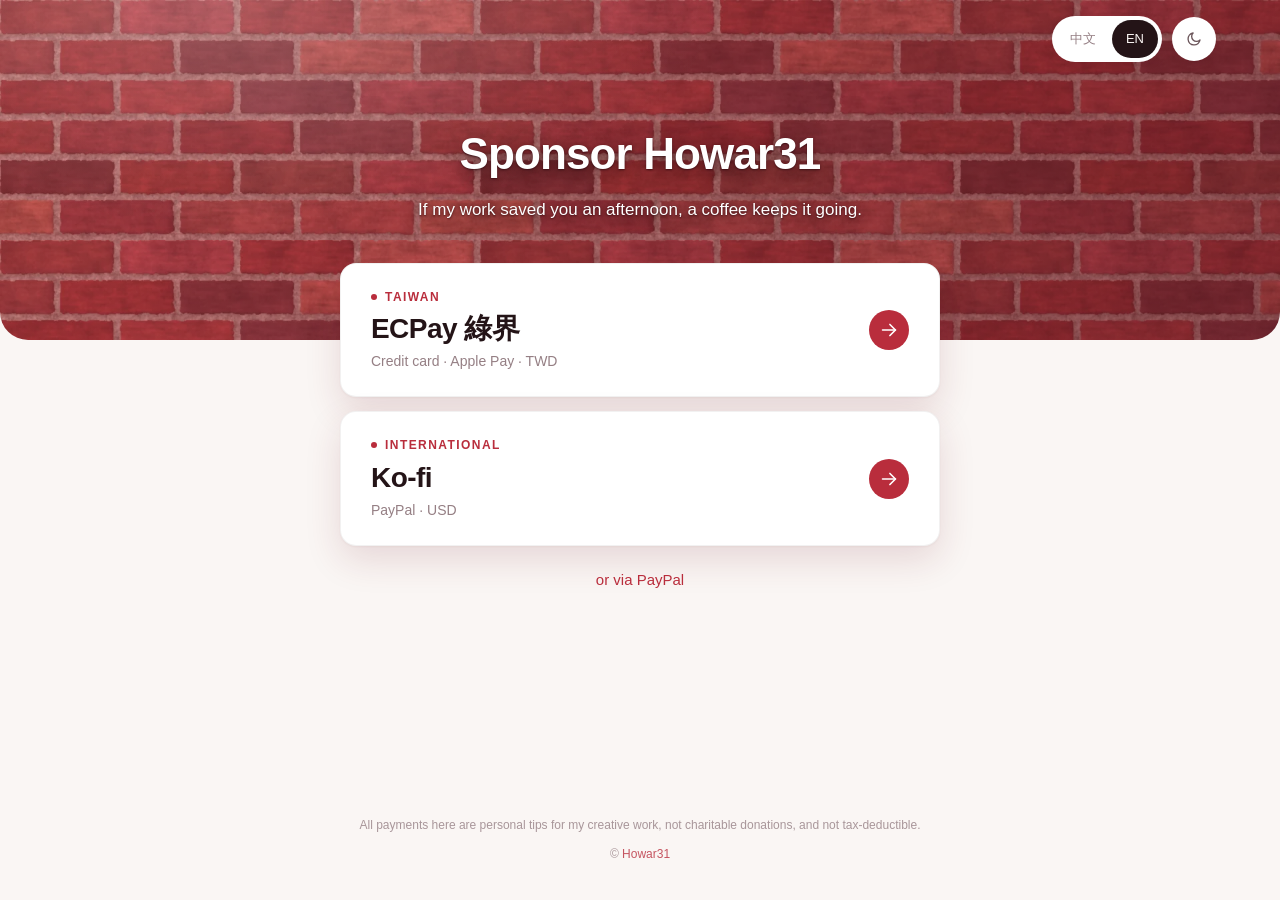
<file: index.html>
<!doctype html>
<html lang="zh-Hant-TW" data-skin="nebula">
<head>
  <meta charset="utf-8">
  <meta name="viewport" content="width=device-width, initial-scale=1">
  <title>贊助 Howar31</title>
  <meta name="description" content="Howar31 的贊助入口：台灣請使用綠界 ECPay，海外請使用 Ko-fi 或 PayPal。">
  <link rel="canonical" href="https://donate.howar31.com/">
  <link rel="icon" href="favicon.ico" sizes="64x64">
  <link rel="apple-touch-icon" href="apple-touch-icon.png">
  <meta property="og:type" content="website">
  <meta property="og:title" content="贊助 Howar31">
  <meta property="og:description" content="台灣請使用綠界 ECPay，海外請使用 Ko-fi 或 PayPal。">
  <meta property="og:url" content="https://donate.howar31.com/">
  <meta name="theme-color" content="#f8fafc" media="(prefers-color-scheme: light)">
  <meta name="theme-color" content="#020617" media="(prefers-color-scheme: dark)">
  <link rel="preconnect" href="https://fonts.googleapis.com">
  <link rel="preconnect" href="https://fonts.gstatic.com" crossorigin>
  <style>
    /* Shared shell: layout, structure, interaction states.
       Every color, typeface, size and shape below is read from tokens that the
       skin stylesheet (skins/<name>.css, attached by the head script for this
       load) must define. See skins/nebula.css for the token contract.
       CJK text uses system fonts on purpose (a CJK webfont costs ~700 KB). */
    *, *::before, *::after { box-sizing: border-box; }
    /* While the skin stylesheet is in flight the head script paints the
       skin's background on <html> and sets data-skin-loading; text (and the
       currentColor borders that have no token yet) stays transparent, so the
       first paint is a clean canvas in the right colour, never white or
       unstyled, whether or not the browser blocks rendering on the sheet.
       Do not hide the body instead: WebKit does not paint a page it deems
       visually empty, and would show white until the sheet lands. */
    html[data-skin-loading] body, html[data-skin-loading] body * { color: transparent; }
    html { -webkit-text-size-adjust: 100%; }
    body {
      margin: 0;
      min-height: 100dvh;
      display: flex;
      flex-direction: column;
      background: var(--bg);
      color: var(--ink);
      font-family: var(--font-body);
      font-size: var(--font-size-body);
      line-height: 1.6;
      -webkit-font-smoothing: antialiased;
      transition: background-color 0.2s ease, color 0.2s ease;
    }
    a { color: var(--accent); text-decoration: none; }
    a:hover { color: var(--ink); }
    :focus-visible { outline: 2px solid var(--accent); outline-offset: 3px; border-radius: 6px; }
    button { font: inherit; color: inherit; cursor: pointer; }
    svg { display: block; flex-shrink: 0; }

    .topbar {
      display: flex;
      justify-content: flex-end;
      align-items: center;
      gap: 10px;
      padding: 16px clamp(20px, 5vw, 64px);
    }
    .lang-switch {
      display: flex;
      align-items: center;
      gap: 2px;
      padding: 3px;
      border: 1px solid var(--line);
      border-radius: 999px;
      background: var(--surface);
    }
    .lang-switch button {
      min-height: 38px;
      padding: 0 14px;
      border: 0;
      border-radius: 999px;
      background: transparent;
      color: var(--faint);
      font-size: 0.8125rem;
      font-weight: 500;
      transition: background-color 0.15s ease, color 0.15s ease;
    }
    .lang-switch button[aria-pressed="true"] { background: var(--ink); color: var(--bg); }
    .lang-switch button:hover:not([aria-pressed="true"]) { color: var(--ink); }
    .theme-switch {
      width: 44px;
      height: 44px;
      display: flex;
      align-items: center;
      justify-content: center;
      border: 1px solid var(--line);
      border-radius: 999px;
      background: var(--surface);
      color: var(--muted);
      transition: color 0.15s ease, border-color 0.15s ease;
    }
    .theme-switch:hover { color: var(--ink); border-color: var(--faint); }
    .theme-switch .icon-sun { display: none; }
    @media (prefers-color-scheme: dark) {
      :root:not([data-theme="light"]) .theme-switch .icon-sun { display: block; }
      :root:not([data-theme="light"]) .theme-switch .icon-moon { display: none; }
    }
    :root[data-theme="dark"] .theme-switch .icon-sun { display: block; }
    :root[data-theme="dark"] .theme-switch .icon-moon { display: none; }

    main {
      flex: 1;
      width: 100%;
      max-width: 640px;
      margin: 0 auto;
      padding: clamp(24px, 5vw, 48px) 20px 32px;
      display: flex;
      flex-direction: column;
      gap: 14px;
    }
    .hero {
      text-align: center;
      padding-bottom: clamp(12px, 3vw, 24px);
    }
    h1 {
      margin: 0 0 14px;
      font-family: var(--font-display);
      font-size: clamp(1.875rem, 5vw, 2.75rem);
      font-weight: var(--display-weight);
      letter-spacing: var(--display-tracking);
      line-height: 1.25;
      text-wrap: balance;
    }
    .lede {
      margin: 0 auto;
      max-width: 520px;
      font-size: var(--font-size-lede);
      color: var(--muted);
      line-height: 1.75;
      text-wrap: pretty;
    }

    .channel {
      display: flex;
      align-items: center;
      justify-content: space-between;
      gap: 20px;
      padding: 24px 30px;
      background: var(--surface);
      border: 1px solid var(--line);
      border-radius: var(--radius-card);
      box-shadow: var(--shadow);
      color: var(--ink);
      transition: border-color 0.15s ease, background-color 0.2s ease, transform 0.15s ease;
    }
    .channel:hover { color: var(--ink); border-color: var(--line-hover); }
    .channel:active { transform: translateY(1px); }
    .channel-text { display: flex; flex-direction: column; gap: 4px; min-width: 0; }
    .region {
      font-family: var(--font-label);
      font-size: 0.75rem;
      font-weight: var(--label-weight);
      letter-spacing: var(--label-tracking);
      text-transform: uppercase;
      color: var(--region);
    }
    .channel h2 {
      margin: 0;
      font-size: 1.75rem;
      font-weight: var(--name-weight);
      letter-spacing: var(--name-tracking);
      line-height: 1.25;
    }
    .channel h2:lang(en) { font-weight: var(--name-weight-latin); }
    .channel-note { font-size: var(--font-size-note); color: var(--faint); }
    .channel svg { color: var(--accent); transition: transform 0.2s ease; }

    .paypal-link {
      align-self: center;
      display: inline-flex;
      align-items: center;
      min-height: 40px;
      font-size: 0.9375rem;
    }

    footer {
      max-width: 640px;
      width: 100%;
      margin: 0 auto;
      padding: 8px 20px 28px;
      text-align: center;
      font-size: 0.75rem;
      line-height: 1.8;
      color: var(--faint);
      opacity: 0.8;
    }
    footer p { margin: 0; }
    footer p + p { margin-top: 2px; }
    .contact-link { display: inline-block; padding: 6px 0; color: var(--accent); }
    .contact-link:hover { color: var(--ink); }

    @media (max-width: 640px) {
      .channel { padding: 20px 22px; }
      .channel h2 { font-size: 1.5rem; }
      .channel-note { font-size: 0.875rem; }
      footer { text-align: left; }
    }
    @media (prefers-reduced-motion: reduce) {
      *, *::before, *::after { transition: none !important; animation: none !important; }
    }
  </style>
  <script>
    // Runs before first paint: pick a skin for this load (never the one shown
    // last time), apply the stored light/dark choice, paint the skin's
    // background at once, then load its stylesheet and fonts without blocking
    // rendering, and sync theme-color.
    // To add a skin: create skins/<name>.css and add one entry here: fonts URL,
    // light/dark = the skin's --bg (used for theme-color and painted before the
    // stylesheet arrives); if theme-color must differ from --bg, add canvas.
    (function () {
      var root = document.documentElement;
      var SKINS = {
        nebula: {
          fonts: 'https://fonts.googleapis.com/css2?family=Atkinson+Hyperlegible+Next:wght@400;500;700&family=JetBrains+Mono:wght@400&display=swap',
          light: '#f8fafc',
          dark: '#020617'
        },
        tuscan: {
          fonts: 'https://fonts.googleapis.com/css2?family=Cinzel:wght@600&family=EB+Garamond:wght@400;500&display=swap',
          light: '#f1e4cc',
          dark: '#2b1d13'
        },
        porcelain: {
          fonts: 'https://fonts.googleapis.com/css2?family=Geist:wght@400;500;600&display=swap',
          light: '#f5f5f7',
          dark: '#111113'
        },
        poppy: {
          fonts: 'https://fonts.googleapis.com/css2?family=Manrope:wght@400;500;700&display=swap',
          light: '#c53d4a',
          dark: '#9c3040',
          // theme-color is the top band; the page behind it is what to paint first.
          canvas: { light: '#faf6f4', dark: '#140f10' }
        },
        saffron: {
          fonts: 'https://fonts.googleapis.com/css2?family=Archivo+Black&family=Archivo:wght@400;500&display=swap',
          light: '#f6c945',
          dark: '#1b1a17'
        },
        fern: {
          fonts: 'https://fonts.googleapis.com/css2?family=Fraunces:opsz,wght@9..144,600&family=Figtree:wght@400;500;600&display=swap',
          light: '#e9eee3',
          dark: '#0f1a14'
        },
        tide: {
          fonts: 'https://fonts.googleapis.com/css2?family=Plus+Jakarta+Sans:wght@400;500;700&display=swap',
          light: '#e8f5f6',
          dark: '#07191e'
        },
        blueprint: {
          fonts: 'https://fonts.googleapis.com/css2?family=IBM+Plex+Sans:wght@400;500;600&family=IBM+Plex+Mono:wght@500&display=swap',
          light: '#f3f6fc',
          dark: '#06183d'
        },
        blush: {
          fonts: 'https://fonts.googleapis.com/css2?family=Instrument+Serif:ital@0;1&family=Instrument+Sans:wght@400;500;600&display=swap',
          light: '#fdf1f4',
          dark: '#1a0f14'
        }
      };
      var names = Object.keys(SKINS);
      var skin = null;
      var match = /[?&]skin=([^&#]*)/.exec(location.search);
      if (match) {
        skin = decodeURIComponent(match[1]);
        // The parameter applies to this load only; drop it so shared links stay clean.
        try {
          var rest = location.search.replace(/([?&])skin=[^&#]*&?/, '$1').replace(/[?&]$/, '');
          history.replaceState(null, '', location.pathname + rest + location.hash);
        } catch (e) {}
      }
      if (!Object.prototype.hasOwnProperty.call(SKINS, skin)) {
        // Random pick, but never the skin shown last time (stored below).
        var last = null;
        try { last = localStorage.getItem('skin'); } catch (e) {}
        var pool = [];
        for (var n = 0; n < names.length; n++) if (names[n] !== last) pool.push(names[n]);
        if (!pool.length) pool = names;
        skin = pool[Math.floor(Math.random() * pool.length)];
      }
      root.setAttribute('data-skin', skin);
      try { localStorage.setItem('skin', skin); } catch (e) {}

      var theme = null;
      try { theme = localStorage.getItem('theme'); } catch (e) {}
      if (theme === 'dark' || theme === 'light') root.setAttribute('data-theme', theme);
      var isDark = theme === 'dark' || (theme !== 'light' && !!window.matchMedia &&
        window.matchMedia('(prefers-color-scheme: dark)').matches);

      // Paint the background now, from the same colours theme-color uses, and
      // keep text transparent (shell style) until the skin stylesheet lands.
      // The sheet is loaded as a print stylesheet and switched to all on
      // arrival: WebKit blocks rendering on any pending head stylesheet, and
      // the point is to paint before it arrives. Measured on production: the
      // sheet takes 300 to 500 ms from the CDN, and a render-blocking wait
      // shows as a white flash (a white unstyled page where the browser does
      // not block at all).
      var canvas = SKINS[skin].canvas || SKINS[skin];
      root.style.backgroundColor = isDark ? canvas.dark : canvas.light;
      root.style.colorScheme = isDark ? 'dark' : 'light';
      root.setAttribute('data-skin-loading', '');
      var revealed = false;
      function reveal() {
        if (revealed) return;
        revealed = true;
        root.removeAttribute('data-skin-loading');
        root.style.backgroundColor = '';
        root.style.colorScheme = '';
      }
      var sheet = document.createElement('link');
      sheet.rel = 'stylesheet';
      sheet.media = 'print';
      sheet.onload = function () { this.media = 'all'; reveal(); };
      sheet.onerror = reveal;
      sheet.href = 'skins/' + skin + '.css';
      document.head.appendChild(sheet);
      // Safety net for a hung request: better unstyled text than none.
      setTimeout(reveal, 4000);

      // Fonts never block first paint either: if fonts.googleapis.com is slow
      // or unreachable the page shows in system fonts (display=swap).
      var fonts = document.createElement('link');
      fonts.rel = 'stylesheet';
      fonts.media = 'print';
      fonts.onload = function () { this.media = 'all'; };
      fonts.href = SKINS[skin].fonts;
      document.head.appendChild(fonts);

      var metas = document.querySelectorAll('meta[name="theme-color"]');
      for (var i = 0; i < metas.length; i++) {
        var dark = /dark/.test(metas[i].getAttribute('media') || '');
        metas[i].setAttribute('content', dark ? SKINS[skin].dark : SKINS[skin].light);
      }
    })();
  </script>
  <noscript>
    <!-- Without JS: the default skin in system fonts. No webfont request, so
         nothing outside this origin can hold up the page. -->
    <link rel="stylesheet" href="skins/nebula.css">
  </noscript>
</head>
<body>
  <header class="topbar">
    <div class="lang-switch" role="group" aria-label="Language">
      <button type="button" data-lang="zh" aria-pressed="true" lang="zh-Hant-TW">中文</button>
      <button type="button" data-lang="en" aria-pressed="false" lang="en">EN</button>
    </div>
    <button type="button" class="theme-switch" id="theme-switch" data-i18n-aria="theme" aria-label="切換亮暗主題">
      <svg class="icon-moon" width="18" height="18" viewBox="0 0 24 24" fill="none" stroke="currentColor" stroke-width="1.8" stroke-linecap="round" stroke-linejoin="round" aria-hidden="true"><path d="M20 13.2A8 8 0 1 1 10.8 4a6.4 6.4 0 0 0 9.2 9.2Z"/></svg>
      <svg class="icon-sun" width="18" height="18" viewBox="0 0 24 24" fill="none" stroke="currentColor" stroke-width="1.8" stroke-linecap="round" aria-hidden="true"><circle cx="12" cy="12" r="4.2"/><path d="M12 2.5v2.2M12 19.3v2.2M2.5 12h2.2M19.3 12h2.2M5.3 5.3l1.5 1.5M17.2 17.2l1.5 1.5M18.7 5.3l-1.5 1.5M6.8 17.2l-1.5 1.5"/></svg>
    </button>
  </header>

  <main>
    <section class="hero">
      <h1 data-i18n="title">贊助 Howar31</h1>
      <p class="lede" data-i18n="lede">如果我的作品替你省下了時間，歡迎打賞一杯咖啡，讓我持續創作。</p>
    </section>

    <a class="channel ecpay-link" href="https://p.ecpay.com.tw/CC07C66" target="_blank" rel="noopener">
      <div class="channel-text">
        <div class="region" data-i18n="ecpayRegion">台灣</div>
        <h2 data-i18n="ecpayName">綠界 ECPay</h2>
        <div class="channel-note" data-i18n="ecpayNote">信用卡 · Apple Pay · 台幣</div>
      </div>
      <svg width="22" height="22" viewBox="0 0 24 24" fill="none" stroke="currentColor" stroke-width="1.8" stroke-linecap="round" stroke-linejoin="round" aria-hidden="true"><path d="M5 12h14"/><path d="M13 6l6 6-6 6"/></svg>
    </a>

    <a class="channel kofi-link" href="https://ko-fi.com/howar31" target="_blank" rel="noopener">
      <div class="channel-text">
        <div class="region" data-i18n="kofiRegion">國際</div>
        <h2 data-i18n="kofiName">Ko-fi</h2>
        <div class="channel-note" data-i18n="kofiNote">PayPal · 美元</div>
      </div>
      <svg width="22" height="22" viewBox="0 0 24 24" fill="none" stroke="currentColor" stroke-width="1.8" stroke-linecap="round" stroke-linejoin="round" aria-hidden="true"><path d="M5 12h14"/><path d="M13 6l6 6-6 6"/></svg>
    </a>

    <a class="paypal-link" href="https://www.paypal.com/cgi-bin/webscr?cmd=_s-xclick&amp;hosted_button_id=MLVT3HDZKUZCW" target="_blank" rel="noopener">
      <span data-i18n="paypalCta">或直接使用 PayPal</span>
    </a>
  </main>

  <footer>
    <p data-i18n="notice">本頁面之贊助均屬個人創作打賞，非屬公益性質，不開立抵稅收據。</p>
    <p>© <a class="contact-link" href="https://howar31.com" target="_blank" rel="noopener">Howar31</a></p>
  </footer>

  <script>
    (function () {
      var STRINGS = {
        zh: {
          htmlLang: 'zh-Hant-TW',
          docTitle: '贊助 Howar31',
          description: 'Howar31 的贊助入口：台灣請使用綠界 ECPay，海外請使用 Ko-fi 或 PayPal。',
          theme: '切換亮暗主題',
          title: '贊助 Howar31',
          lede: '如果我的作品替你省下了時間，歡迎打賞一杯咖啡，讓我持續創作。',
          ecpayRegion: '台灣',
          ecpayName: '綠界 ECPay',
          ecpayNote: '信用卡 · Apple Pay · 台幣',
          kofiRegion: '國際',
          kofiName: 'Ko-fi',
          kofiNote: 'PayPal · 美元',
          paypalCta: '或直接使用 PayPal',
          notice: '本頁面之贊助均屬個人創作打賞，非屬公益性質，不開立抵稅收據。'
        },
        en: {
          htmlLang: 'en',
          docTitle: 'Sponsor Howar31',
          description: 'Sponsor Howar31: ECPay for Taiwan, Ko-fi or PayPal for everywhere else.',
          theme: 'Toggle light or dark theme',
          title: 'Sponsor Howar31',
          lede: 'If my work saved you an afternoon, a coffee keeps it going.',
          ecpayRegion: 'Taiwan',
          ecpayName: 'ECPay 綠界',
          ecpayNote: 'Credit card · Apple Pay · TWD',
          kofiRegion: 'International',
          kofiName: 'Ko-fi',
          kofiNote: 'PayPal · USD',
          paypalCta: 'or via PayPal',
          notice: 'All payments here are personal tips for my creative work, not charitable donations, and not tax-deductible.'
        }
      };

      function store(key, value) { try { localStorage.setItem(key, value); } catch (e) {} }
      function load(key) { try { return localStorage.getItem(key); } catch (e) { return null; } }

      function applyLang(lang) {
        var s = STRINGS[lang] || STRINGS.zh;
        document.documentElement.lang = s.htmlLang;
        document.title = s.docTitle;
        var meta = document.querySelector('meta[name="description"]');
        if (meta) meta.setAttribute('content', s.description);
        var nodes = document.querySelectorAll('[data-i18n]');
        for (var i = 0; i < nodes.length; i++) {
          var key = nodes[i].getAttribute('data-i18n');
          if (s[key] !== undefined) nodes[i].textContent = s[key];
        }
        var ariaNodes = document.querySelectorAll('[data-i18n-aria]');
        for (var j = 0; j < ariaNodes.length; j++) {
          var ariaKey = ariaNodes[j].getAttribute('data-i18n-aria');
          if (s[ariaKey] !== undefined) ariaNodes[j].setAttribute('aria-label', s[ariaKey]);
        }
        var buttons = document.querySelectorAll('.lang-switch button');
        for (var k = 0; k < buttons.length; k++) {
          buttons[k].setAttribute('aria-pressed', buttons[k].getAttribute('data-lang') === lang ? 'true' : 'false');
        }
      }

      function detectLang() {
        var stored = load('lang');
        if (stored === 'zh' || stored === 'en') return stored;
        var nav = (navigator.languages && navigator.languages[0]) || navigator.language || '';
        return /^zh/i.test(nav) ? 'zh' : 'en';
      }

      var langButtons = document.querySelectorAll('.lang-switch button');
      for (var b = 0; b < langButtons.length; b++) {
        langButtons[b].addEventListener('click', function () {
          var lang = this.getAttribute('data-lang');
          store('lang', lang);
          applyLang(lang);
        });
      }
      applyLang(detectLang());

      var mq = window.matchMedia('(prefers-color-scheme: dark)');
      function effectiveTheme() {
        var attr = document.documentElement.getAttribute('data-theme');
        if (attr === 'dark' || attr === 'light') return attr;
        return mq.matches ? 'dark' : 'light';
      }
      document.getElementById('theme-switch').addEventListener('click', function () {
        var next = effectiveTheme() === 'dark' ? 'light' : 'dark';
        document.documentElement.setAttribute('data-theme', next);
        store('theme', next);
      });
    })();
  </script>
</body>
</html>
</file>
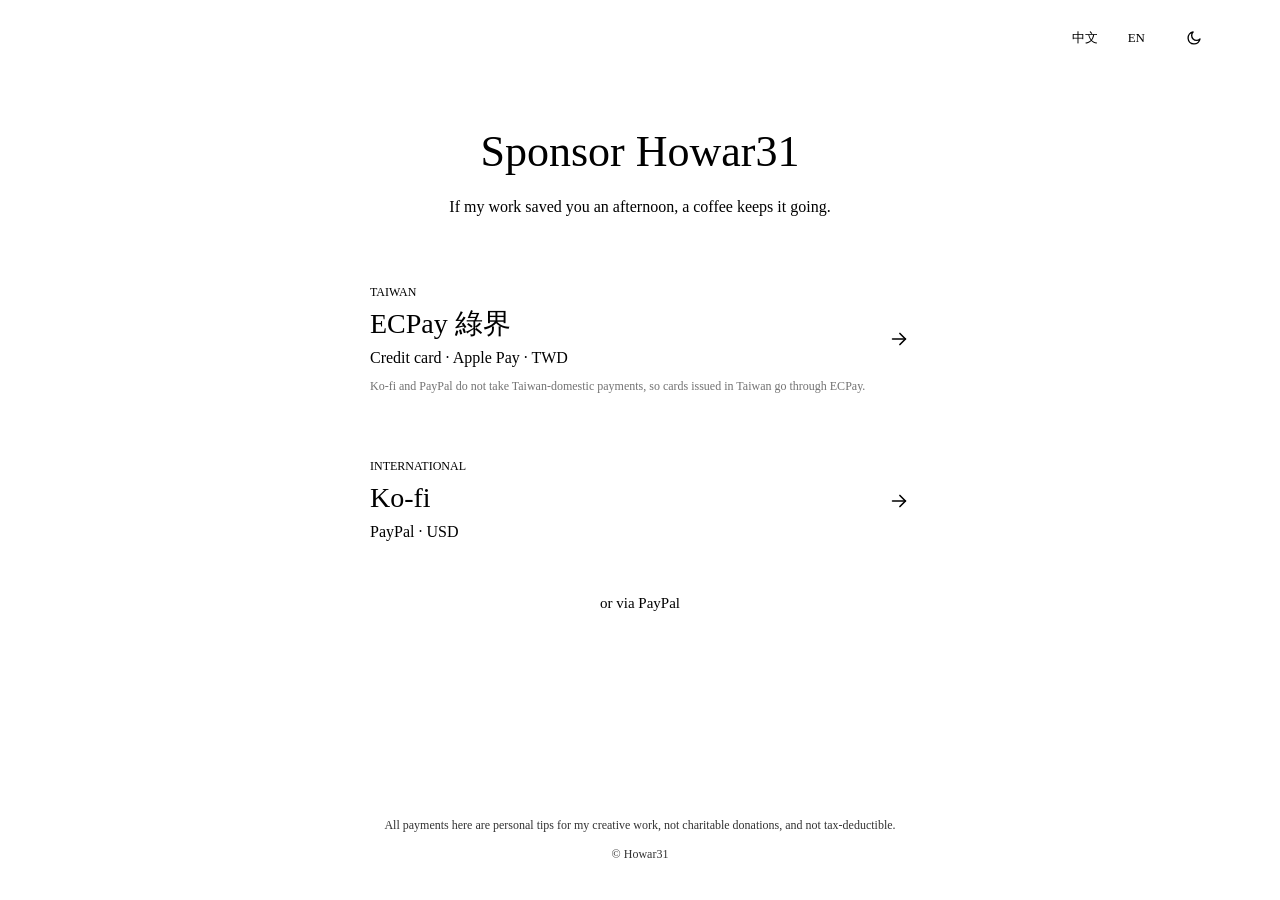
<file: src/index.html>
<!doctype html>
<html lang="zh-Hant-TW" data-skin="nebula">
<head>
  <meta charset="utf-8">
  <meta name="viewport" content="width=device-width, initial-scale=1">
  <title>贊助 Howar31</title>
  <meta name="description" content="Howar31 的贊助入口：台灣請使用綠界 ECPay，海外請使用 Ko-fi 或 PayPal。">
  <link rel="canonical" href="https://donate.howar31.com/">
  <link rel="icon" href="favicon.ico" sizes="64x64">
  <link rel="apple-touch-icon" href="apple-touch-icon.png">
  <!-- Link preview (Discord, Slack, LINE, Facebook, X, iMessage): one set for every
       platform, English by decision as the single international entry; crawlers never
       run the language switch. Replacing og.jpg needs a new file name: previews cache
       the image by URL. tests/tokens.py checks the file and its declared size. -->
  <meta property="og:type" content="website">
  <meta property="og:title" content="Sponsor Howar31">
  <meta property="og:description" content="If my work saved you an afternoon, a coffee keeps it going. 台灣請使用綠界 ECPay。">
  <meta property="og:url" content="https://donate.howar31.com/">
  <meta property="og:locale" content="en_US">
  <meta property="og:image" content="https://donate.howar31.com/og.jpg">
  <meta property="og:image:type" content="image/jpeg">
  <meta property="og:image:width" content="1200">
  <meta property="og:image:height" content="630">
  <meta property="og:image:alt" content="A cup of coffee on a wooden table beside a handwritten note: This coffee just bought the next afternoon.">
  <meta name="twitter:card" content="summary_large_image">
  <meta name="theme-color" content="#f8fafc" media="(prefers-color-scheme: light)">
  <meta name="theme-color" content="#020617" media="(prefers-color-scheme: dark)">
  <link rel="preconnect" href="https://fonts.googleapis.com">
  <link rel="preconnect" href="https://fonts.gstatic.com" crossorigin>
  <style>
    /* Shared shell: layout, structure, interaction states.
       Every color, typeface, size and shape below is read from tokens that
       every skin (src/skins/<name>.css) must define; the build inlines all
       skins into the next <style> and the head script picks one per load by
       setting data-skin. See src/skins/nebula.css for the token contract.
       CJK text uses system fonts on purpose (a CJK webfont costs ~700 KB). */
    *, *::before, *::after { box-sizing: border-box; }
    html { -webkit-text-size-adjust: 100%; }
    body {
      margin: 0;
      min-height: 100dvh;
      display: flex;
      flex-direction: column;
      background: var(--bg);
      color: var(--ink);
      font-family: var(--font-body);
      font-size: var(--font-size-body);
      line-height: 1.6;
      -webkit-font-smoothing: antialiased;
      transition: background-color 0.2s ease, color 0.2s ease;
    }
    a { color: var(--accent); text-decoration: none; }
    a:hover { color: var(--ink); }
    :focus-visible { outline: 2px solid var(--accent); outline-offset: 3px; border-radius: 6px; }
    button { font: inherit; color: inherit; cursor: pointer; }
    svg { display: block; flex-shrink: 0; }

    .topbar {
      display: flex;
      justify-content: flex-end;
      align-items: center;
      gap: 10px;
      padding: 16px clamp(20px, 5vw, 64px);
    }
    .lang-switch {
      display: flex;
      align-items: center;
      gap: 2px;
      padding: 3px;
      border: 1px solid var(--line);
      border-radius: 999px;
      background: var(--surface);
    }
    .lang-switch button {
      min-height: 38px;
      padding: 0 14px;
      border: 0;
      border-radius: 999px;
      background: transparent;
      color: var(--faint);
      font-size: 0.8125rem;
      font-weight: 500;
      transition: background-color 0.15s ease, color 0.15s ease;
    }
    .lang-switch button[aria-pressed="true"] { background: var(--ink); color: var(--bg); }
    .lang-switch button:hover:not([aria-pressed="true"]) { color: var(--ink); }
    .theme-switch {
      width: 44px;
      height: 44px;
      display: flex;
      align-items: center;
      justify-content: center;
      border: 1px solid var(--line);
      border-radius: 999px;
      background: var(--surface);
      color: var(--muted);
      transition: color 0.15s ease, border-color 0.15s ease;
    }
    .theme-switch:hover { color: var(--ink); border-color: var(--faint); }
    .theme-switch .icon-sun { display: none; }
    @media (prefers-color-scheme: dark) {
      :root:not([data-theme="light"]) .theme-switch .icon-sun { display: block; }
      :root:not([data-theme="light"]) .theme-switch .icon-moon { display: none; }
    }
    :root[data-theme="dark"] .theme-switch .icon-sun { display: block; }
    :root[data-theme="dark"] .theme-switch .icon-moon { display: none; }

    main {
      flex: 1;
      width: 100%;
      max-width: 640px;
      margin: 0 auto;
      padding: clamp(24px, 5vw, 48px) 20px 32px;
      display: flex;
      flex-direction: column;
      gap: 14px;
    }
    .hero {
      text-align: center;
      padding-bottom: clamp(12px, 3vw, 24px);
    }
    h1 {
      margin: 0 0 14px;
      font-family: var(--font-display);
      font-size: clamp(1.875rem, 5vw, 2.75rem);
      font-weight: var(--display-weight);
      letter-spacing: var(--display-tracking);
      line-height: 1.25;
      text-wrap: balance;
    }
    .lede {
      margin: 0 auto;
      max-width: 520px;
      font-size: var(--font-size-lede);
      color: var(--muted);
      line-height: 1.75;
      text-wrap: pretty;
    }

    .channel {
      display: flex;
      align-items: center;
      justify-content: space-between;
      gap: 20px;
      padding: 24px 30px;
      background: var(--surface);
      border: 1px solid var(--line);
      border-radius: var(--radius-card);
      box-shadow: var(--shadow);
      color: var(--ink);
      transition: border-color 0.15s ease, background-color 0.2s ease, transform 0.15s ease;
    }
    .channel:hover { color: var(--ink); border-color: var(--line-hover); }
    .channel:active { transform: translateY(1px); }
    .channel-text { display: flex; flex-direction: column; gap: 4px; min-width: 0; }
    .region {
      font-family: var(--font-label);
      font-size: 0.75rem;
      font-weight: var(--label-weight);
      letter-spacing: var(--label-tracking);
      text-transform: uppercase;
      color: var(--region);
    }
    .channel h2 {
      margin: 0;
      font-size: 1.75rem;
      font-weight: var(--name-weight);
      letter-spacing: var(--name-tracking);
      line-height: 1.25;
    }
    .channel h2:lang(en) { font-weight: var(--name-weight-latin); }
    .channel-note { font-size: var(--font-size-note); color: var(--faint); }
    .channel-hint {
      margin-top: 2px;
      font-size: 0.75rem;
      color: var(--faint);
      opacity: 0.55;
      line-height: 1.5;
      text-wrap: pretty;
    }
    .channel svg { color: var(--accent); transition: transform 0.2s ease; }

    .paypal-link {
      align-self: center;
      display: inline-flex;
      align-items: center;
      min-height: 40px;
      font-size: 0.9375rem;
    }

    footer {
      max-width: 640px;
      width: 100%;
      margin: 0 auto;
      padding: 8px 20px 28px;
      text-align: center;
      font-size: 0.75rem;
      line-height: 1.8;
      color: var(--faint);
      opacity: 0.8;
    }
    footer p { margin: 0; }
    footer p + p { margin-top: 2px; }
    .contact-link { display: inline-block; padding: 6px 0; color: var(--accent); }
    .contact-link:hover { color: var(--ink); }

    @media (max-width: 640px) {
      .channel { padding: 20px 22px; }
      .channel h2 { font-size: 1.5rem; }
      .channel-note { font-size: 0.875rem; }
      .channel-hint { font-size: 0.6875rem; }
      footer { text-align: left; }
    }
    @media (prefers-reduced-motion: reduce) {
      *, *::before, *::after { transition: none !important; animation: none !important; }
    }
  </style>
  <style>
    /* All skins, inlined here by tools/build.py from src/skins/*.css so the
       page paints complete on arrival with no stylesheet request. Empty in
       the source; never edit the generated copy. */
    /* skins:begin */
    /* skins:end */
  </style>
  <script>
    // Runs before first paint: pick a skin for this load (never the one shown
    // last time), apply the stored light/dark choice, load the skin's fonts
    // without blocking rendering, and sync theme-color.
    // To add a skin: create src/skins/<name>.css and add one entry here
    // (fonts URL, light/dark theme-color); the build inlines the stylesheet.
    (function () {
      var root = document.documentElement;
      var SKINS = {
        nebula: {
          fonts: 'https://fonts.googleapis.com/css2?family=Atkinson+Hyperlegible+Next:wght@400;500;700&family=JetBrains+Mono:wght@400&display=swap',
          light: '#f8fafc',
          dark: '#020617'
        },
        tuscan: {
          fonts: 'https://fonts.googleapis.com/css2?family=Cinzel:wght@600&family=EB+Garamond:wght@400;500&display=swap',
          light: '#f1e4cc',
          dark: '#2b1d13'
        },
        quiet: {
          fonts: 'https://fonts.googleapis.com/css2?family=Geist:wght@400;500;600&display=swap',
          light: '#f5f5f7',
          dark: '#111113'
        },
        poppy: {
          fonts: 'https://fonts.googleapis.com/css2?family=Manrope:wght@400;500;700&display=swap',
          light: '#c53d4a',
          dark: '#9c3040'
        },
        saffron: {
          fonts: 'https://fonts.googleapis.com/css2?family=Archivo+Black&family=Archivo:wght@400;500&display=swap',
          light: '#f6c945',
          dark: '#121417'
        },
        fern: {
          fonts: 'https://fonts.googleapis.com/css2?family=Fraunces:opsz,wght@9..144,600&family=Figtree:wght@400;500;600&display=swap',
          light: '#e9eee3',
          dark: '#0f1a14'
        },
        tide: {
          fonts: 'https://fonts.googleapis.com/css2?family=Plus+Jakarta+Sans:wght@400;500;700&display=swap',
          light: '#e8f5f6',
          dark: '#07191e'
        },
        blueprint: {
          fonts: 'https://fonts.googleapis.com/css2?family=IBM+Plex+Sans:wght@400;500;600&family=IBM+Plex+Mono:wght@500&display=swap',
          light: '#f3f6fc',
          dark: '#06183d'
        },
        blush: {
          fonts: 'https://fonts.googleapis.com/css2?family=Instrument+Serif:ital@0;1&family=Instrument+Sans:wght@400;500;600&display=swap',
          light: '#fdf1f4',
          dark: '#171018'
        }
      };
      var names = Object.keys(SKINS);
      var skin = null;
      var match = /[?&]skin=([^&#]*)/.exec(location.search);
      if (match) {
        skin = decodeURIComponent(match[1]);
        // The parameter applies to this load only; drop it so shared links stay clean.
        try {
          var rest = location.search.replace(/([?&])skin=[^&#]*&?/, '$1').replace(/[?&]$/, '');
          history.replaceState(null, '', location.pathname + rest + location.hash);
        } catch (e) {}
      }
      if (!Object.prototype.hasOwnProperty.call(SKINS, skin)) {
        // Random pick, but never the skin shown last time (stored below).
        var last = null;
        try { last = localStorage.getItem('skin'); } catch (e) {}
        var pool = [];
        for (var n = 0; n < names.length; n++) if (names[n] !== last) pool.push(names[n]);
        if (!pool.length) pool = names;
        skin = pool[Math.floor(Math.random() * pool.length)];
      }
      root.setAttribute('data-skin', skin);
      try { localStorage.setItem('skin', skin); } catch (e) {}

      try {
        var theme = localStorage.getItem('theme');
        if (theme === 'dark' || theme === 'light') root.setAttribute('data-theme', theme);
      } catch (e) {}

      // Fonts never block first paint: loaded as a print stylesheet and
      // switched to all once fetched (WebKit blocks rendering on any pending
      // head stylesheet). If fonts.googleapis.com is slow or unreachable the
      // page shows in system fonts (display=swap).
      var fonts = document.createElement('link');
      fonts.rel = 'stylesheet';
      fonts.media = 'print';
      fonts.onload = function () { this.media = 'all'; };
      fonts.href = SKINS[skin].fonts;
      document.head.appendChild(fonts);

      var metas = document.querySelectorAll('meta[name="theme-color"]');
      for (var i = 0; i < metas.length; i++) {
        var dark = /dark/.test(metas[i].getAttribute('media') || '');
        metas[i].setAttribute('content', dark ? SKINS[skin].dark : SKINS[skin].light);
      }
    })();
  </script>
</head>
<body>
  <header class="topbar">
    <div class="lang-switch" role="group" aria-label="Language">
      <button type="button" data-lang="zh" aria-pressed="true" lang="zh-Hant-TW">中文</button>
      <button type="button" data-lang="en" aria-pressed="false" lang="en">EN</button>
    </div>
    <button type="button" class="theme-switch" id="theme-switch" data-i18n-aria="theme" aria-label="切換亮暗主題">
      <svg class="icon-moon" width="18" height="18" viewBox="0 0 24 24" fill="none" stroke="currentColor" stroke-width="1.8" stroke-linecap="round" stroke-linejoin="round" aria-hidden="true"><path d="M20 13.2A8 8 0 1 1 10.8 4a6.4 6.4 0 0 0 9.2 9.2Z"/></svg>
      <svg class="icon-sun" width="18" height="18" viewBox="0 0 24 24" fill="none" stroke="currentColor" stroke-width="1.8" stroke-linecap="round" aria-hidden="true"><circle cx="12" cy="12" r="4.2"/><path d="M12 2.5v2.2M12 19.3v2.2M2.5 12h2.2M19.3 12h2.2M5.3 5.3l1.5 1.5M17.2 17.2l1.5 1.5M18.7 5.3l-1.5 1.5M6.8 17.2l-1.5 1.5"/></svg>
    </button>
  </header>

  <main>
    <section class="hero">
      <h1 data-i18n="title">贊助 Howar31</h1>
      <p class="lede" data-i18n="lede">如果我的作品替你省下了時間，歡迎打賞一杯咖啡，讓我持續創作。</p>
    </section>

    <a class="channel ecpay-link" href="https://p.ecpay.com.tw/CC07C66" target="_blank" rel="noopener">
      <div class="channel-text">
        <div class="region" data-i18n="ecpayRegion">台灣</div>
        <h2 data-i18n="ecpayName">綠界 ECPay</h2>
        <div class="channel-note" data-i18n="ecpayNote">信用卡 · Apple Pay · 台幣</div>
        <div class="channel-hint" data-i18n="ecpayHint">Ko-fi 與 PayPal 不受理台灣境內付款，台灣信用卡請由綠界刷卡。</div>
      </div>
      <svg width="22" height="22" viewBox="0 0 24 24" fill="none" stroke="currentColor" stroke-width="1.8" stroke-linecap="round" stroke-linejoin="round" aria-hidden="true"><path d="M5 12h14"/><path d="M13 6l6 6-6 6"/></svg>
    </a>

    <a class="channel kofi-link" href="https://ko-fi.com/howar31" target="_blank" rel="noopener">
      <div class="channel-text">
        <div class="region" data-i18n="kofiRegion">國際</div>
        <h2 data-i18n="kofiName">Ko-fi</h2>
        <div class="channel-note" data-i18n="kofiNote">PayPal · 美元</div>
      </div>
      <svg width="22" height="22" viewBox="0 0 24 24" fill="none" stroke="currentColor" stroke-width="1.8" stroke-linecap="round" stroke-linejoin="round" aria-hidden="true"><path d="M5 12h14"/><path d="M13 6l6 6-6 6"/></svg>
    </a>

    <a class="paypal-link" href="https://www.paypal.com/cgi-bin/webscr?cmd=_s-xclick&amp;hosted_button_id=MLVT3HDZKUZCW" target="_blank" rel="noopener">
      <span data-i18n="paypalCta">或直接使用 PayPal</span>
    </a>
  </main>

  <footer>
    <p data-i18n="notice">本頁面之贊助均屬個人創作打賞，非屬公益性質，不開立抵稅收據。</p>
    <p>© <a class="contact-link" href="https://howar31.com" target="_blank" rel="noopener">Howar31</a></p>
  </footer>

  <script>
    (function () {
      var STRINGS = {
        zh: {
          htmlLang: 'zh-Hant-TW',
          docTitle: '贊助 Howar31',
          description: 'Howar31 的贊助入口：台灣請使用綠界 ECPay，海外請使用 Ko-fi 或 PayPal。',
          theme: '切換亮暗主題',
          title: '贊助 Howar31',
          lede: '如果我的作品替你省下了時間，歡迎打賞一杯咖啡，讓我持續創作。',
          ecpayRegion: '台灣',
          ecpayName: '綠界 ECPay',
          ecpayNote: '信用卡 · Apple Pay · 台幣',
          ecpayHint: 'Ko-fi 與 PayPal 不受理台灣境內付款，台灣信用卡請由綠界刷卡。',
          kofiRegion: '國際',
          kofiName: 'Ko-fi',
          kofiNote: 'PayPal · 美元',
          paypalCta: '或直接使用 PayPal',
          notice: '本頁面之贊助均屬個人創作打賞，非屬公益性質，不開立抵稅收據。'
        },
        en: {
          htmlLang: 'en',
          docTitle: 'Sponsor Howar31',
          description: 'Sponsor Howar31: ECPay for Taiwan, Ko-fi or PayPal for everywhere else.',
          theme: 'Toggle light or dark theme',
          title: 'Sponsor Howar31',
          lede: 'If my work saved you an afternoon, a coffee keeps it going.',
          ecpayRegion: 'Taiwan',
          ecpayName: 'ECPay 綠界',
          ecpayNote: 'Credit card · Apple Pay · TWD',
          ecpayHint: 'Ko-fi and PayPal do not take Taiwan-domestic payments, so cards issued in Taiwan go through ECPay.',
          kofiRegion: 'International',
          kofiName: 'Ko-fi',
          kofiNote: 'PayPal · USD',
          paypalCta: 'or via PayPal',
          notice: 'All payments here are personal tips for my creative work, not charitable donations, and not tax-deductible.'
        }
      };

      function store(key, value) { try { localStorage.setItem(key, value); } catch (e) {} }
      function load(key) { try { return localStorage.getItem(key); } catch (e) { return null; } }

      function applyLang(lang) {
        var s = STRINGS[lang] || STRINGS.zh;
        document.documentElement.lang = s.htmlLang;
        document.title = s.docTitle;
        var meta = document.querySelector('meta[name="description"]');
        if (meta) meta.setAttribute('content', s.description);
        var nodes = document.querySelectorAll('[data-i18n]');
        for (var i = 0; i < nodes.length; i++) {
          var key = nodes[i].getAttribute('data-i18n');
          if (s[key] !== undefined) nodes[i].textContent = s[key];
        }
        var ariaNodes = document.querySelectorAll('[data-i18n-aria]');
        for (var j = 0; j < ariaNodes.length; j++) {
          var ariaKey = ariaNodes[j].getAttribute('data-i18n-aria');
          if (s[ariaKey] !== undefined) ariaNodes[j].setAttribute('aria-label', s[ariaKey]);
        }
        var buttons = document.querySelectorAll('.lang-switch button');
        for (var k = 0; k < buttons.length; k++) {
          buttons[k].setAttribute('aria-pressed', buttons[k].getAttribute('data-lang') === lang ? 'true' : 'false');
        }
      }

      function detectLang() {
        var stored = load('lang');
        if (stored === 'zh' || stored === 'en') return stored;
        var nav = (navigator.languages && navigator.languages[0]) || navigator.language || '';
        return /^zh/i.test(nav) ? 'zh' : 'en';
      }

      var langButtons = document.querySelectorAll('.lang-switch button');
      for (var b = 0; b < langButtons.length; b++) {
        langButtons[b].addEventListener('click', function () {
          var lang = this.getAttribute('data-lang');
          store('lang', lang);
          applyLang(lang);
        });
      }
      applyLang(detectLang());

      var mq = window.matchMedia('(prefers-color-scheme: dark)');
      function effectiveTheme() {
        var attr = document.documentElement.getAttribute('data-theme');
        if (attr === 'dark' || attr === 'light') return attr;
        return mq.matches ? 'dark' : 'light';
      }
      document.getElementById('theme-switch').addEventListener('click', function () {
        var next = effectiveTheme() === 'dark' ? 'light' : 'dark';
        document.documentElement.setAttribute('data-theme', next);
        store('theme', next);
      });
    })();
  </script>
</body>
</html>
</file>
<file: skins/nebula.css>
/* Skin: nebula. Slate canvas, violet accent, glass cards, after howar31.com;
   Atkinson Hyperlegible Next + JetBrains Mono. Dark mirrors the site, light is its daylight counterpart.
   The default skin: index.html ships with data-skin="nebula" and the <noscript> fallback loads this file.

   Token contract (every skin must define all of these):
     colors, three times (light / system dark / forced dark):
       --bg --surface --ink --muted --faint --line --line-hover --accent --region --shadow
     type and shape, once:
       --font-body --font-display --font-label
       --font-size-body --font-size-lede --font-size-note
       --display-weight --display-tracking --name-weight --name-weight-latin --name-tracking
       --label-weight --label-tracking --radius-card
   Anything beyond tokens goes in [data-skin="<name>"] rules at the bottom. */

:root[data-skin="nebula"] {
  --font-body: 'Atkinson Hyperlegible Next', -apple-system, BlinkMacSystemFont, 'Segoe UI', 'PingFang TC', 'Microsoft JhengHei', 'Noto Sans TC', 'Noto Sans CJK TC', sans-serif;
  --font-display: var(--font-body);
  --font-label: 'JetBrains Mono', ui-monospace, SFMono-Regular, Menlo, Consolas, monospace;
  --font-size-body: 16px;
  --font-size-lede: 1rem;
  --font-size-note: 0.875rem;
  --display-weight: 700;
  --display-tracking: -0.02em;
  --name-weight: 500;
  --name-weight-latin: 500;
  --name-tracking: -0.02em;
  --label-weight: 400;
  --label-tracking: 0.14em;
  --radius-card: 12px;

  color-scheme: light;
  --bg: #f8fafc;
  --surface: rgba(255, 255, 255, 0.72);
  --ink: #0f172a;
  --muted: #475569;
  --faint: #64748b;
  --line: #e2e8f0;
  --line-hover: #a78bfa;
  --accent: #7c3aed;
  --region: #64748b;
  --shadow: 0 1px 2px rgba(15, 23, 42, 0.04), 0 10px 30px rgba(15, 23, 42, 0.06);
  --rule: rgba(139, 92, 246, 0.7);
  --grad-a: #2563eb;
  --grad-b: #7c3aed;
  --blob-a: rgba(139, 92, 246, 0.16);
  --blob-b: rgba(59, 130, 246, 0.12);
}
@media (prefers-color-scheme: dark) {
  :root[data-skin="nebula"]:not([data-theme="light"]) {
    color-scheme: dark;
    --bg: #020617;
    --surface: rgba(15, 23, 42, 0.55);
    --ink: #ffffff;
    --muted: rgba(255, 255, 255, 0.7);
    --faint: rgba(255, 255, 255, 0.5);
    --line: rgba(255, 255, 255, 0.08);
    --line-hover: rgba(255, 255, 255, 0.2);
    --accent: #a78bfa;
    --region: rgba(255, 255, 255, 0.5);
    --shadow: none;
    --rule: rgba(167, 139, 250, 0.7);
    --grad-a: #60a5fa;
    --grad-b: #a78bfa;
    --blob-a: rgba(139, 92, 246, 0.15);
    --blob-b: rgba(168, 85, 247, 0.12);
  }
}
:root[data-skin="nebula"][data-theme="dark"] {
  color-scheme: dark;
  --bg: #020617;
  --surface: rgba(15, 23, 42, 0.55);
  --ink: #ffffff;
  --muted: rgba(255, 255, 255, 0.7);
  --faint: rgba(255, 255, 255, 0.5);
  --line: rgba(255, 255, 255, 0.08);
  --line-hover: rgba(255, 255, 255, 0.2);
  --accent: #a78bfa;
  --region: rgba(255, 255, 255, 0.5);
  --shadow: none;
  --rule: rgba(167, 139, 250, 0.7);
  --grad-a: #60a5fa;
  --grad-b: #a78bfa;
  --blob-a: rgba(139, 92, 246, 0.15);
  --blob-b: rgba(168, 85, 247, 0.12);
}

/* Ambient glow: two blurred violet blobs drifting behind the content. */
[data-skin="nebula"] body::before,
[data-skin="nebula"] body::after {
  content: '';
  position: fixed;
  z-index: 0;
  border-radius: 50%;
  filter: blur(90px);
  pointer-events: none;
  will-change: transform;
}
[data-skin="nebula"] body::before {
  top: -18%;
  left: 32%;
  width: 640px;
  height: 640px;
  background: radial-gradient(circle, var(--blob-a), transparent 70%);
  animation: nebula-drift-a 18s ease-in-out infinite;
}
[data-skin="nebula"] body::after {
  bottom: -22%;
  left: -12%;
  width: 560px;
  height: 560px;
  background: radial-gradient(circle, var(--blob-b), transparent 70%);
  animation: nebula-drift-b 22s ease-in-out infinite;
}
@keyframes nebula-drift-a { 0%, 100% { transform: translate(0, 0) scale(1); } 50% { transform: translate(-60px, 40px) scale(1.08); } }
@keyframes nebula-drift-b { 0%, 100% { transform: translate(0, 0) scale(1); } 50% { transform: translate(70px, -50px) scale(0.94); } }
[data-skin="nebula"] .topbar,
[data-skin="nebula"] main,
[data-skin="nebula"] footer { position: relative; z-index: 1; }

/* Glass surfaces. */
[data-skin="nebula"] .lang-switch,
[data-skin="nebula"] .theme-switch,
[data-skin="nebula"] .channel {
  -webkit-backdrop-filter: blur(12px);
  backdrop-filter: blur(12px);
}

/* Gradient title, ruled kickers, arrow nudge on hover. */
[data-skin="nebula"] h1 {
  background: linear-gradient(90deg, var(--grad-a), var(--grad-b));
  -webkit-background-clip: text;
  background-clip: text;
  -webkit-text-fill-color: transparent;
  color: transparent;
}
[data-skin="nebula"] .region { display: flex; align-items: center; gap: 10px; }
[data-skin="nebula"] .region::before { content: ''; width: 22px; height: 1px; background: var(--rule); flex-shrink: 0; }
[data-skin="nebula"] .channel:hover svg { transform: translateX(3px); }
</file>
